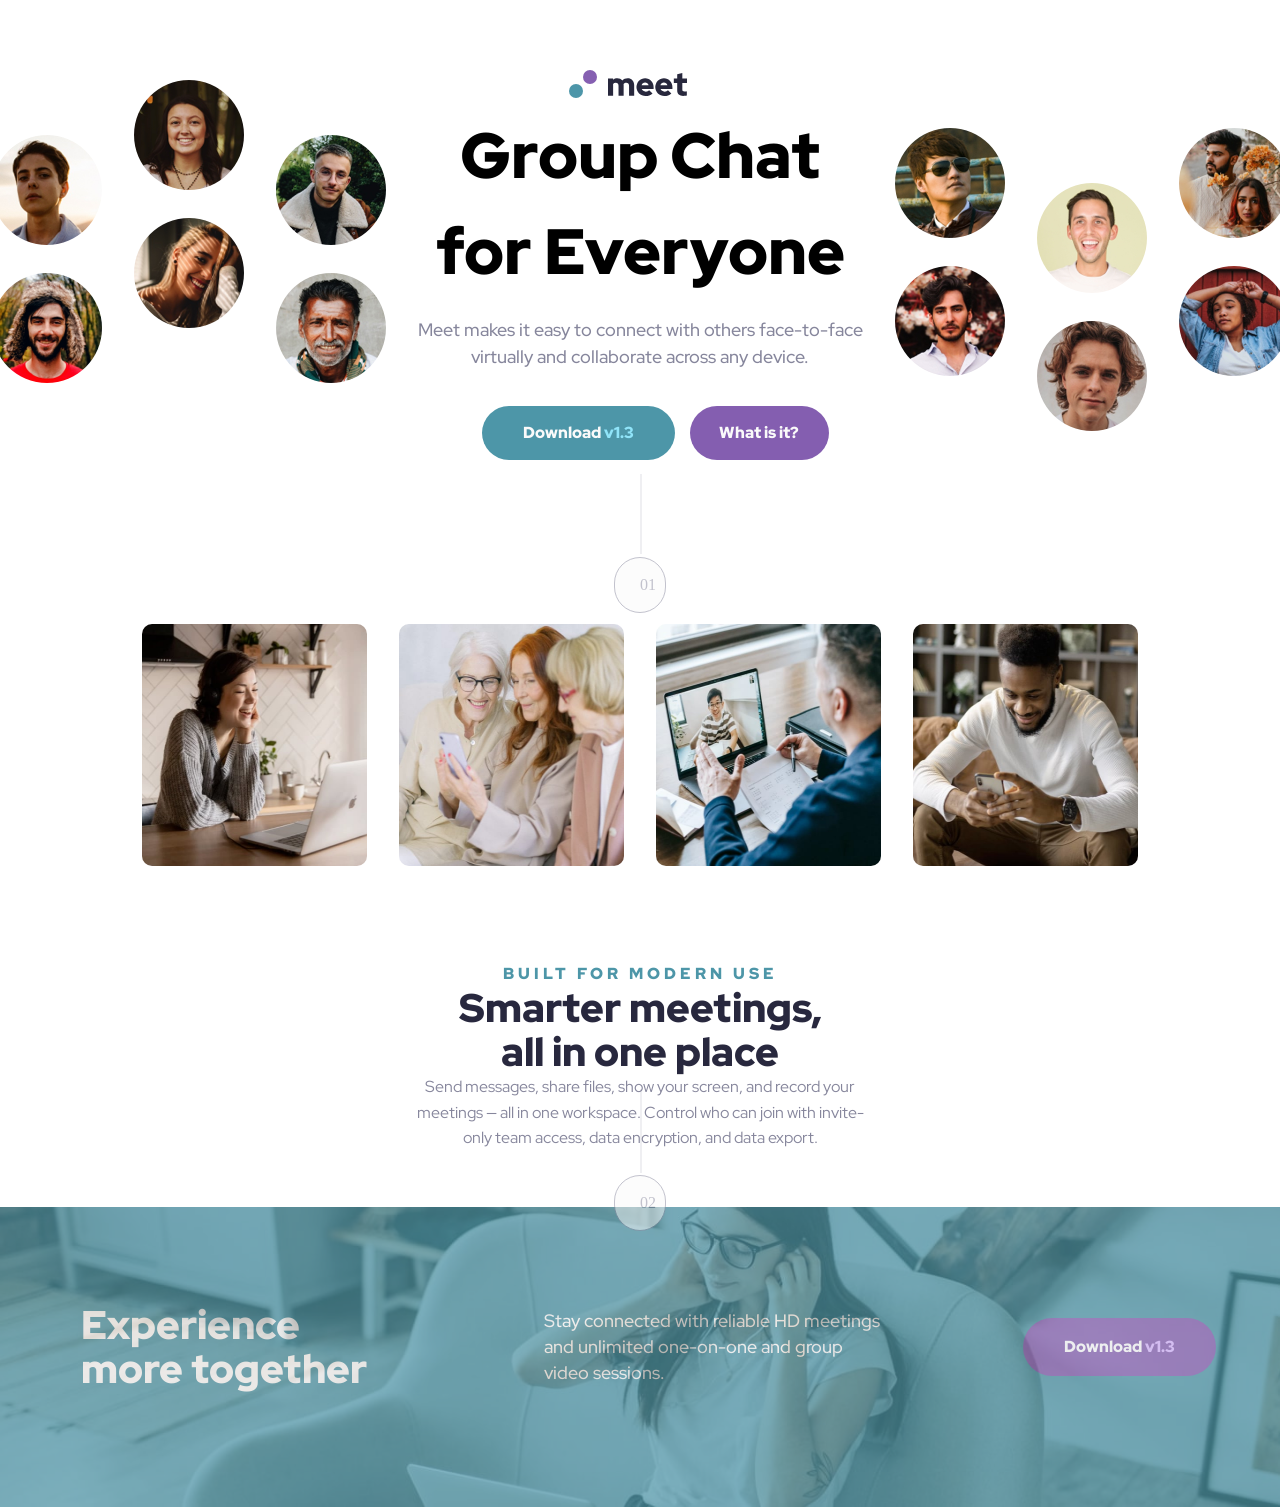
<file: index.html>
<!DOCTYPE html>
<html lang="en">
<head>
  <meta charset="UTF-8">
  <meta name="viewport" content="width=device-width, initial-scale=1.0">
  <link rel="icon" type="image/png" sizes="32x32" href="./assets/favicon-32x32.png">
  <link rel="stylesheet" href="css/main.css">
  <link rel="stylesheet" href="css/reset.css">
  <title>Frontend Mentor | Meet landing page</title>
</head>
<body>
  <!-- ============ start header ============== -->
  <!-- start container -->
  <div class="container">
    <!-- start row -->
    <div class="row">
      <!-- hero left box -->
      <div>
        <img class="hero-left" src="assets/desktop/image-hero-left.png" alt="hero loeft">
      </div>
      <!-- hero left box -->
      <!-- logo and heading -->
      <div>
        <img class="logo" src="assets/logo.svg" alt="Meet landing page logo">
        <img class="tablet-hero" src="assets/tablet/image-hero.png" alt="tablet image hero">
        <h1>
          Group Chat for Everyone
        </h1>
        <p>
          Meet makes it easy to connect with others face-to-face virtually and collaborate across any device.
        </p>
        <button class="btn btn-default-1">
          Download <span class="d__span-1">v1.3</span>
        </button>
        <button class="btn btn-default-2">
          What is it?
        </button>

      </div>
      <!-- logo and heading -->
      <!-- start right box -->
      <div>
        <img class="hero-right" src="assets/desktop/image-hero-right.png" alt="hero right">
      </div>
      <!-- end right box -->
    </div>
    <!-- end row -->
  </div>
  <!-- end container -->
  <!-- ============ end header ============== -->

  <!-- circle div section -->
  <div class="circle-row">

    <div class="circle circle-1">
      01
    </div>
  </div>


  <!-- circle div section -->

  <!-- ============ start grid section ============== -->
  <div class="container-grid">

    <!-- start row grid -->
    <div class="row-grid">
      <!-- box 1 -->
      <div>
        <img class="grid-img" src="assets/desktop/image-woman-in-videocall.jpg" alt="women-in-voicecall">
      </div>
      <!-- box 1 -->
      <!-- box 2 -->
      <div>
        <img class="grid-img" src="assets/desktop/image-women-videochatting.jpg" alt="women-videochatting">
      </div>
      <!-- box 2 -->
      <!-- box 3 -->
      <div>
        <img class="grid-img" src="assets/desktop/image-men-in-meeting.jpg" alt="men-in-meeting">
      </div>
      <!-- box 3 -->
      <!-- box 4 -->
      <div>
        <img class="grid-img" src="assets/desktop/image-man-texting.jpg" alt="man-texting">
      </div>
      <!-- box 4 -->
    </div>
  </div>

  <!-- ============ start modern section ============== -->
  <div class="modern-container">
    <h3>
      Built for modern use
    </h3>
    <h2>
      Smarter meetings, all in one place
    </h2>
    <p>
      Send messages, share files, show your screen, and record your meetings — all in one
      workspace. Control who can join with invite-only team access, data encryption, and data export.
    </p>
  </div>
  <!-- ============ end modern section ============== -->
  <!-- ============ end grid section ============== -->
  <div class="circle-row">
    <div class="circle circle-2">
      02
    </div>
  </div>
  <!-- ============ start footer ============== -->
  <footer>
    <!-- start container footer -->
    <div class="footer-container">
      <!-- start row footer -->
      <div class="footer-row">
        <!-- footer left box -->
        <div>
          <h2>
            Experience more together
          </h2>
        </div>
        <!--/ footer left box -->
        <!-- footer box center -->
        <div>
          <p>
            Stay connected with reliable HD meetings and unlimited one-on-one and group video sessions.
          </p>
        </div>
        <!--/ footer box center -->
        <!-- footer box right -->
        <div>
          <button class="btn btn-default-footer">
            Download <span class="f__span">v1.3</span>
          </button>
        </div>
        <!--/ footer box right -->
      </div>
      <!-- start row footer -->
    </div>
    <!-- end container footer -->
  </footer>
  <!-- ============ end footer ============== -->
</body>
</html>
</file>
<file: css/main.css>
@import url('https://fonts.googleapis.com/css2?family=Red+Hat+Display:wght@500;900&display=swap');

* {
    box-sizing: border-box;
    margin: 0;
    padding: 0;
}

:root {
    --hippie-blue: hsl(192, 37%, 48%);
    --deluge: hsl(268, 34%, 53%);
    --ebony-clay: hsl(240, 21%, 20%);
    --manatee: hsl(240, 10%, 57%);
    --malibu: hsl(192, 90%, 77%);
    --mauve: hsl(268, 100%, 86%);
    --alabaster: hsl(0, 0%, 98%);
    --red-hat-font: 'Red Hat Display', sans-serif;
}

/* button styles (all sections)*/

.btn {
    border: none;
    padding: 15px;
    border-radius: 50px;
    font-size: 16px;
    font-family: var(--red-hat-font);
    cursor: pointer;
    font-weight: 900;
}

.btn-default-1 {
    background-color: var(--hippie-blue);
    color: var(--alabaster);
    position: relative;
    top: 132px;
    left: 4rem;
    width: 193px;
}

.d__span-1 {
    color: var(--malibu);
    font-size: 16px;
    font-weight: 900;
}

.btn-default-1:hover {
    background-color: var(--malibu);
}

.btn-default-2 {
    background-color: var(--deluge);
    color: var(--alabaster);
    font-family: var(--red-hat-font);
    width: 139px;
    position: relative;
    top: 132px;
    left: 75px;
}

.btn-default-2:hover {
    background-color: var(--mauve);
}

/* headings color */
.logo {
    position: relative;
    top: 70px;
    left: 151px;
}

.hero-left {
    position: relative;
    top: 5rem;
    right: 2rem;
}

.hero-right {
    position: relative;
    top: 8rem;
    left: 2rem;
}

.tablet-hero {
    display: none;
}


.container h1 {
    text-align: center;
    font-family: var(--red-hat-font);
    font-weight: 900;
    font-size: 4rem;
    position: relative;
    top: 5rem;
    width: 27.813rem;
}

.container p {
    color: var(--manatee);
    text-align: center;
    font-family: var(--red-hat-font);
    font-weight: 500;
    font-size: 1.125rem;
    position: relative;
    top: 6rem;
    width: 27.813rem;
}

.row {
    display: flex;
    justify-content: center;
}

.container-grid {
    padding-top: 15rem;
    margin-bottom: 6rem;
}

.grid-img {
    margin: auto;
    width: 14.063rem;
    height: 15.125rem;
    border-radius: 10px;
}

/* number circles */

.circle-row {
    display: flex;
    justify-content: center;
}

.circle {
    border: 1px solid #87879D;
    border-radius: 100px;
    color: var(--manatee);
    width: 20px;
    padding: 15px 25px;
    text-align: center;
    background-color: var(--alabaster);
    opacity: 0.50;
}

.circle::before {
    content: "";
    position: absolute;
    border: 1px solid #87879D;
    height: 5rem;
    mix-blend-mode: normal;
    opacity: 0.25;
}

.circle-1 {
    position: relative;
    top: 14.313rem;
}

.circle-1::before {
    content: "";
    position: absolute;
    border: 1px solid #87879D;
    height: 80px;
    mix-blend-mode: normal;
    opacity: 0.25;
    top: -5.25rem;
}

.circle-2 {
    position: relative;
    top: 1.5rem;
    z-index: 3;
}


.circle-2::before {
    content: "";
    position: absolute;
    border: 1px solid var(--manatee);
    height: 84px;
    top: -87px;
}

.row-grid {
    display: flex;
    justify-content: center;
    gap: 2rem;
}

.modern-container {
    display: flex;
    flex-direction: column;
    justify-content: center;
    align-items: center;
}

.modern-container h2 {
    color: var(--ebony-clay);
    font-family: var(--red-hat-font);
    font-weight: 900;
    font-size: 40px;
    text-align: center;
    line-height: 44px;
    width: 445px;
}

.modern-container h3 {
    color: var(--hippie-blue);
    font-family: var(--red-hat-font);
    font-weight: 900;
    font-size: 16px;
    font-style: normal;
    text-align: center;
    width: 445px;
    letter-spacing: 4px;
    text-transform: uppercase;
}

.modern-container p {
    color: var(--manatee);
    font-family: var(--red-hat-font);
    text-align: center;
    line-height: 1.6em;
    position: relative;
    left: 0rem;
    width: 459px;
}


footer {
    background-image: url('../assets/desktop/image-footer.jpg');
    background-size: cover;
    background-repeat: no-repeat;
    position: relative;
    height: 300px;
}

.footer-container {
    height: 100%;
    width: 100%;
    content: " ";
    top: 0;
    z-index: 0;
    position: absolute;
    opacity: 0.7;
    background-color: var(--hippie-blue);
}

.footer-row {
    display: flex;
    justify-content: space-around;
    align-items: center;
}

.btn-default-footer {
    background-color: var(--deluge);
    color: var(--alabaster);
    width: 193px;
    height: 58px;
    position: relative;
    top: 6rem;
}

.btn-default-footer:hover {
    background-color: var(--mauve);
}

.footer-container h2 {
    color: var(--alabaster);
    font-family: var(--red-hat-font);
    font-weight: 900;
    font-style: normal;
    font-size: 40px;
    line-height: 44px;
    width: 350px;
    z-index: 5;
    left: 1rem;
    top: 6rem;
    position: relative;
}

footer p {
    color: var(--alabaster);
    font-family: var(--red-hat-font);
    font-weight: 500;
    font-style: normal;
    font-size: 1.125rem;
    line-height: 1.625rem;
    width: 21.875rem;
    position: relative;
    top: 6rem;
}

footer .f__span {
    font-family: 'Red Hat Display';
    font-style: normal;
    font-weight: 900;
    font-size: 16px;
    line-height: 26px;
    color: #D9B8FF;
}

@media (max-width: 51.25rem) {
    .tablet-hero {
        display: block;
        width: 820px;
        height: 303px;
        position: relative;
        top: 9rem;
    }

    .hero-left {
        display: none;
        position: relative;
        top: 7rem;
        right: 0rem;
        left: 14rem;
        width: 24.625rem;
        height: 18.938rem;
    }

    .hero-right {
        display: none;
        position: relative;
        top: 8rem;
        left: -17rem;
        width: 24.625rem;
        height: 18.938rem;
    }

    .container h1 {
        text-align: center;
        font-family: var(--red-hat-font);
        font-weight: 900;
        font-size: 48px;
        position: relative;
        top: 24rem;
        width: 339px;
    }

    .container p {
        color: var(--manatee);
        text-align: center;
        font-family: var(--red-hat-font);
        font-weight: 500;
        font-size: 16px;
        position: relative;
        top: 25rem;
        width: 540px;
    }

    .btn-default-1 {
        width: 12.063rem;
        position: relative;
        top: 26rem;
    }

    .btn-default-2 {
        width: 8.688rem;
        position: relative;
        top: 26rem;
    }


    .circle {
        margin: 6rem 0 0 0rem;
    }

    .circle-2 {
        margin: 29rem 0 -11rem 22rem;
        position: relative;
    }

    .circle-1::before {
        content: "";
        position: absolute;
        border: 1px solid var(--manatee);
        height: 70px;
        top: 225px;
        margin-top: 28rem;
    }

    .logo {
        margin: 1rem 4rem 0 0;
    }

    .modern-container h2 {
        width: 445px;
    }

    .modern-container p {
        color: var(--manatee);
        font-family: var(--red-hat-font);
        text-align: center;
        line-height: 1.6em;
        position: relative;
        width: 573px;
    }

    .grid-img {
        margin: 0 0.50rem 0 1rem;
        width: 164px;
        height: 156px;
        border-radius: 10px;
    }

    footer {
        background-image: url('../assets/tablet/image-footer.jpg');
        background-repeat: no-repeat;
        width: 768px;
        height: 428px;
    }

    .footer-container {
        display: flex;
        flex-direction: column;
        justify-content: center;
        align-items: center;
    }

    .footer-row {
        display: flex;
        flex-direction: column;
        justify-content: center;
    }

    footer h2 {
        color: var(--alabaster);
        font-family: var(--red-hat-font);
        font-weight: 900;
        font-style: normal;
        font-size: 40px;
        line-height: 44px;
        width: 350px;
        height: 88px;
        z-index: 5;
        left: 1rem;
        top: 0rem;
        position: relative;
    }

    footer p {
        text-align: center;
        font-family: var(--red-hat-font);
        margin-top: -1px;
    }

    .btn-default-footer {
        margin: 2rem 0 0 4rem;
        width: 50%;
    }
}

@media (max-width: 48rem) {
    .logo {
        position: relative;
        left: 4rem;
    }

    .container h1 {
        text-align: center;
        position: relative;
        font-size: 2.5rem;
        line-height: 44px;
        left: 2rem;
        top: 14rem;
        width: 20.438rem;
    }

    .container p {
        font-size: 16px;
        text-align: center;
        position: relative;
        top: 14rem;
        left: 3rem;
        width: 327px;
    }

    .tablet-hero {
        width: 414px;
        height: 153px;
    }

    .hero-right {
        position: relative;
        width: 12.438rem;
        height: 9.563rem;
        left: -10rem;
        top: 10rem;
        display: none;
    }

    .hero-left {
        position: relative;
        top: 9rem;
        width: 12.438rem;
        height: 9.563rem;
        left: 11rem;
        display: none;
    }

    .circle {}

    .circle-1 {
        height: 52px;
    }

    .circle-1::before {
        content: "";
        position: absolute;
        border: 1px solid var(--manatee);
        height: 70px;
        top: 228px;
        margin-top: 43.4rem;
    }

    .circle-1 p {
        margin-left: 1rem;
        margin-top: 0.1rem;
        text-align: center;
    }

    .circle-2 {
        top: -10rem;
        left: -13rem;
        position: relative;
    }

    .logo {
        margin: 0 0 0 6rem;
    }


    .btn-default-1 {
        width: 193px;
        position: relative;
        top: 14rem;
        left: 7rem;
    }

    .btn-default-2 {
        width: 139px;
        top: 19rem;
        left: -4rem;
    }

    .row-grid {
        display: grid;
        grid-template-columns: repeat(2, 1fr);
        gap: 1rem;
    }

    /* .row-grid>div {
        margin: 30px 0 0 20px;
    } */

    .grid-img {
        width: 151px;
        height: 143px;
    }

    .modern-container h2 {
        font-size: 32px;
        width: 327px;
    }

    .modern-container p {
        position: relative;
        left: -2rem;
        width: 327px;
    }

    footer {
        background-image: url('../assets/mobile/image-footer.jpg');
        background-repeat: no-repeat;
        width: 23.438rem;
        height: 428px;
    }

    .footer-container h2 {
        text-align: center;
        font-family: var(--red-hat-font);
        color: var(--alabaster);
        font-size: 32px;
        position: relative;
        top: -1rem;
    }

    footer p {
        text-align: center;
        font-family: var(--red-hat-font);
        font-size: 18px;
        position: relative;
        top: 1rem;
        width: 327px;
    }

    .btn-default-footer {
        width: 193px;
        position: relative;
        top: 4rem;
    }
}
</file>
<file: meet-landing-page/starter-code/css/main.css>
@import url('https://fonts.googleapis.com/css2?family=Red+Hat+Display:wght@500;900&display=swap');

* {
    box-sizing: border-box;
    margin: 0;
    padding: 0;
}

:root {
    --hippie-blue: hsl(192, 37%, 48%);
    --deluge: hsl(268, 34%, 53%);
    --ebony-clay: hsl(240, 21%, 20%);
    --manatee: hsl(240, 10%, 57%);
    --malibu: hsl(192, 90%, 77%);
    --mauve: hsl(268, 100%, 86%);
    --alabaster: hsl(0, 0%, 98%);
    --red-hat-font: 'Red Hat Display', sans-serif;
}

/* button styles (all sections)*/

.btn {
    border: none;
    padding: 15px;
    border-radius: 50px;
    font-size: 16px;
    font-family: var(--red-hat-font);
    cursor: pointer;
    font-weight: 900;
}

.btn-default-1 {
    background-color: var(--hippie-blue);
    color: var(--alabaster);
    position: relative;
    top: 132px;
    left: 4rem;
    width: 193px;
}

.d__span-1 {
    color: var(--malibu);
    font-size: 16px;
    font-weight: 900;
}

.btn-default-1:hover {
    background-color: var(--malibu);
}

.btn-default-2 {
    background-color: var(--deluge);
    color: var(--alabaster);
    font-family: var(--red-hat-font);
    width: 139px;
    position: relative;
    top: 132px;
    left: 75px;
}

.btn-default-2:hover {
    background-color: var(--mauve);
}

/* headings color */
.logo {
    position: relative;
    top: 70px;
    left: 151px;
}

.hero-left {
    position: relative;
    top: 5rem;
    right: 2rem;
}

.hero-right {
    position: relative;
    top: 8rem;
    left: 2rem;
}

.tablet-hero{
    display: none;
}


.container h1 {
    text-align: center;
    font-family: var(--red-hat-font);
    font-weight: 900;
    font-size: 4rem;
    position: relative;
    top: 5rem;
    width: 27.813rem;
}

.container p {
    color: var(--manatee);
    text-align: center;
    font-family: var(--red-hat-font);
    font-weight: 500;
    font-size: 1.125rem;
    position: relative;
    top: 6rem;
    width: 27.813rem;
}

.row {
    display: flex;
    justify-content: center;
}

.container-grid {
    padding-top: 15rem;
    margin-bottom: 6rem;
}

.grid-img {
    margin: auto;
    width: 14.063rem;
    height: 15.125rem;
    border-radius: 10px;
}

/* number circles */

.circle-row {
    display: flex;
    justify-content: center;
}

.circle {
    border: 1px solid #87879D;
    border-radius: 100px;
    color: var(--manatee);
    width: 20px;
    padding: 15px 25px;
    text-align: center;
    background-color: var(--alabaster);
    opacity: 0.50;
}

.circle::before {
    content: "";
    position: absolute;
    border: 1px solid #87879D;
    height: 5rem;
    mix-blend-mode: normal;
    opacity: 0.25;
}

.circle-1 {
    position: relative;
    top: 14.313rem;
}

.circle-1::before {
    content: "";
    position: absolute;
    border: 1px solid #87879D;
    height: 80px;
    mix-blend-mode: normal;
    opacity: 0.25;
    top: -5.25rem;
}

.circle-2 {
    position: relative;
    top: 1.5rem;
    z-index: 3;
}


.circle-2::before {
    content: "";
    position: absolute;
    border: 1px solid var(--manatee);
    height: 84px;
    top: -87px;
}

.row-grid {
    display: flex;
    justify-content: center;
    gap: 2rem;
}

.modern-container {
    display: flex;
    flex-direction: column;
    justify-content: center;
    align-items: center;
}

.modern-container h2 {
    color: var(--ebony-clay);
    font-family: var(--red-hat-font);
    font-weight: 900;
    font-size: 40px;
    text-align: center;
    line-height: 44px;
    width: 445px;
}

.modern-container h3 {
    color: var(--hippie-blue);
    font-family: var(--red-hat-font);
    font-weight: 900;
    font-size: 16px;
    font-style: normal;
    text-align: center;
    width: 445px;
    letter-spacing: 4px;
    text-transform: uppercase;
}

.modern-container p {
    color: var(--manatee);
    font-family: var(--red-hat-font);
    text-align: center;
    line-height: 1.6em;
    position: relative;
    left: 0rem;
    width: 459px;
}


footer {
    background-image: url('../assets/desktop/image-footer.jpg');
    background-size: cover;
    background-repeat: no-repeat;
    position: relative;
    height: 300px;
}

.footer-container {
    height: 100%;
    width: 100%;
    content: " ";
    top: 0;
    z-index: 0;
    position: absolute;
    opacity: 0.7;
    background-color: var(--hippie-blue);
}

.footer-row {
    display: flex;
    justify-content: space-around;
    align-items: center;
}

.btn-default-footer {
    background-color: var(--deluge);
    color: var(--alabaster);
    width: 193px;
    height: 58px;
    position: relative;
    top: 6rem;
}

.btn-default-footer:hover {
    background-color: var(--mauve);
}

.footer-container h2 {
    color: var(--alabaster);
    font-family: var(--red-hat-font);
    font-weight: 900;
    font-style: normal;
    font-size: 40px;
    line-height: 44px;
    width: 350px;
    z-index: 5;
    left: 1rem;
    top: 6rem;
    position: relative;
}

footer p {
    color: var(--alabaster);
    font-family: var(--red-hat-font);
    font-weight: 500;
    font-style: normal;
    font-size: 1.125rem;
    line-height: 1.625rem;
    width: 21.875rem;
    position: relative;
    top: 6rem;
}

footer .f__span {
    font-family: 'Red Hat Display';
    font-style: normal;
    font-weight: 900;
    font-size: 16px;
    line-height: 26px;
    color: #D9B8FF;
}

@media (max-width: 51.25rem) {
    .tablet-hero{
        display: block;
        width: 820px;
        height: 303px;
        position: relative;
        top: 9rem;
    }
    .hero-left {
        display: none;
        position: relative;
        top: 7rem;
        right: 0rem;
        left: 14rem;
        width: 24.625rem;
        height: 18.938rem;
    }

    .hero-right {
        display: none;
        position: relative;
        top: 8rem;
        left: -17rem;
        width: 24.625rem;
        height: 18.938rem;
    }

    .container h1 {
        text-align: center;
        font-family: var(--red-hat-font);
        font-weight: 900;
        font-size: 48px;
        position: relative;
        top: 24rem;
        width: 339px;
    }

    .container p {
        color: var(--manatee);
        text-align: center;
        font-family: var(--red-hat-font);
        font-weight: 500;
        font-size: 16px;
        position: relative;
        top: 25rem;
        width: 540px;
    }

    .btn-default-1 {
        width: 12.063rem;
        position: relative;
        top: 26rem;
    }

    .btn-default-2 {
        width: 8.688rem;
        position: relative;
        top: 26rem;
    }


    .circle {
        margin: 6rem 0 0 0rem;
    }

    .circle-2 {
        margin: 29rem 0 -11rem 22rem;
        position: relative;
    }

    .circle-1::before {
        content: "";
        position: absolute;
        border: 1px solid var(--manatee);
        height: 70px;
        top: 225px;
        margin-top: 28rem;
    }

    .logo {
        margin: 1rem 4rem 0 0;
    }

    .modern-container h2 {
        width: 445px;
    }

    .modern-container p {
        color: var(--manatee);
        font-family: var(--red-hat-font);
        text-align: center;
        line-height: 1.6em;
        position: relative;
        width: 573px;
    }

    .grid-img {
        margin: 0 0.50rem 0 1rem;
        width: 164px;
        height: 156px;
        border-radius: 10px;
    }

    footer {
        background-image: url('../assets/tablet/image-footer.jpg');
        background-repeat: no-repeat;
        width: 768px;
        height: 428px;
    }

    .footer-container {
        display: flex;
        flex-direction: column;
        justify-content: center;
        align-items: center;
    }

    .footer-row {
        display: flex;
        flex-direction: column;
        justify-content: center;
    }

    footer h2 {
        color: var(--alabaster);
        font-family: var(--red-hat-font);
        font-weight: 900;
        font-style: normal;
        font-size: 40px;
        line-height: 44px;
        width: 350px;
        height: 88px;
        z-index: 5;
        left: 1rem;
        top: 0rem;
        position: relative;
    }

    footer p {
        text-align: center;
        font-family: var(--red-hat-font);
        margin-top: -1px;
    }

    .btn-default-footer {
        margin: 2rem 0 0 4rem;
        width: 50%;
    }
}

@media (max-width: 48rem) {
    .logo {
        position: relative;
        left: 4rem;
    }

    .container h1 {
        text-align: center;
        position: relative;
        font-size: 2.5rem;
        line-height: 44px;
        left: 2rem;
        top: 14rem;
        width: 20.438rem;
    }

    .container p {
        font-size: 16px;
        text-align: center;
        position: relative;
        top: 14rem;
        left: 3rem;
        width: 327px;
    }

    .tablet-hero{
        width: 414px;
        height: 153px;
    }

    .hero-right {
        position: relative;
        width: 12.438rem;
        height: 9.563rem;
        left: -10rem;
        top: 10rem;
        display: none;
    }

    .hero-left {
        position: relative;
        top: 9rem;
        width: 12.438rem;
        height: 9.563rem;
        left: 11rem;
        display: none;
    }

    .circle {
    
    }

    .circle-1 {
        height: 52px;
    }

    .circle-1::before {
        content: "";
        position: absolute;
        border: 1px solid var(--manatee);
        height: 70px;
        top: 228px;
        margin-top: 43.4rem;
    }

    .circle-1 p {
        margin-left: 1rem;
        margin-top: 0.1rem;
        text-align: center;
    }

    .circle-2 {
        top: -10rem;
        left: -13rem;
        position: relative;
    }

    .logo {
        margin: 0 0 0 6rem;
    }


    .btn-default-1 {
        width: 193px;
        position: relative;
        top: 14rem;
        left: 7rem;
    }

    .btn-default-2 {
        width: 139px;
        top: 19rem;
        left: -4rem;
    }

    .row-grid {
        display: grid;
        grid-template-columns: repeat(2, 1fr);
        gap: 1rem;
    }

    /* .row-grid>div {
        margin: 30px 0 0 20px;
    } */

    .grid-img {
        width: 151px;
        height: 143px;
    }

    .modern-container h2 {
        font-size: 32px;
        width: 327px;
    }

    .modern-container p {
        position: relative;
        left: -2rem;
        width: 327px;
    }

    footer {
        background-image: url('../assets/mobile/image-footer.jpg');
        background-repeat: no-repeat;
        width: 23.438rem;
        height: 428px;
    }

    .footer-container h2 {
        text-align: center;
        font-family: var(--red-hat-font);
        color: var(--alabaster);
        font-size: 32px;
        position: relative;
        top: -1rem;
    }

    footer p {
        text-align: center;
        font-family: var(--red-hat-font);
        font-size: 18px;
        position: relative;
        top: 1rem;
        width: 327px;
    }

    .btn-default-footer {
        width: 193px;
        position: relative;
        top: 4rem;
    }
}
</file>
